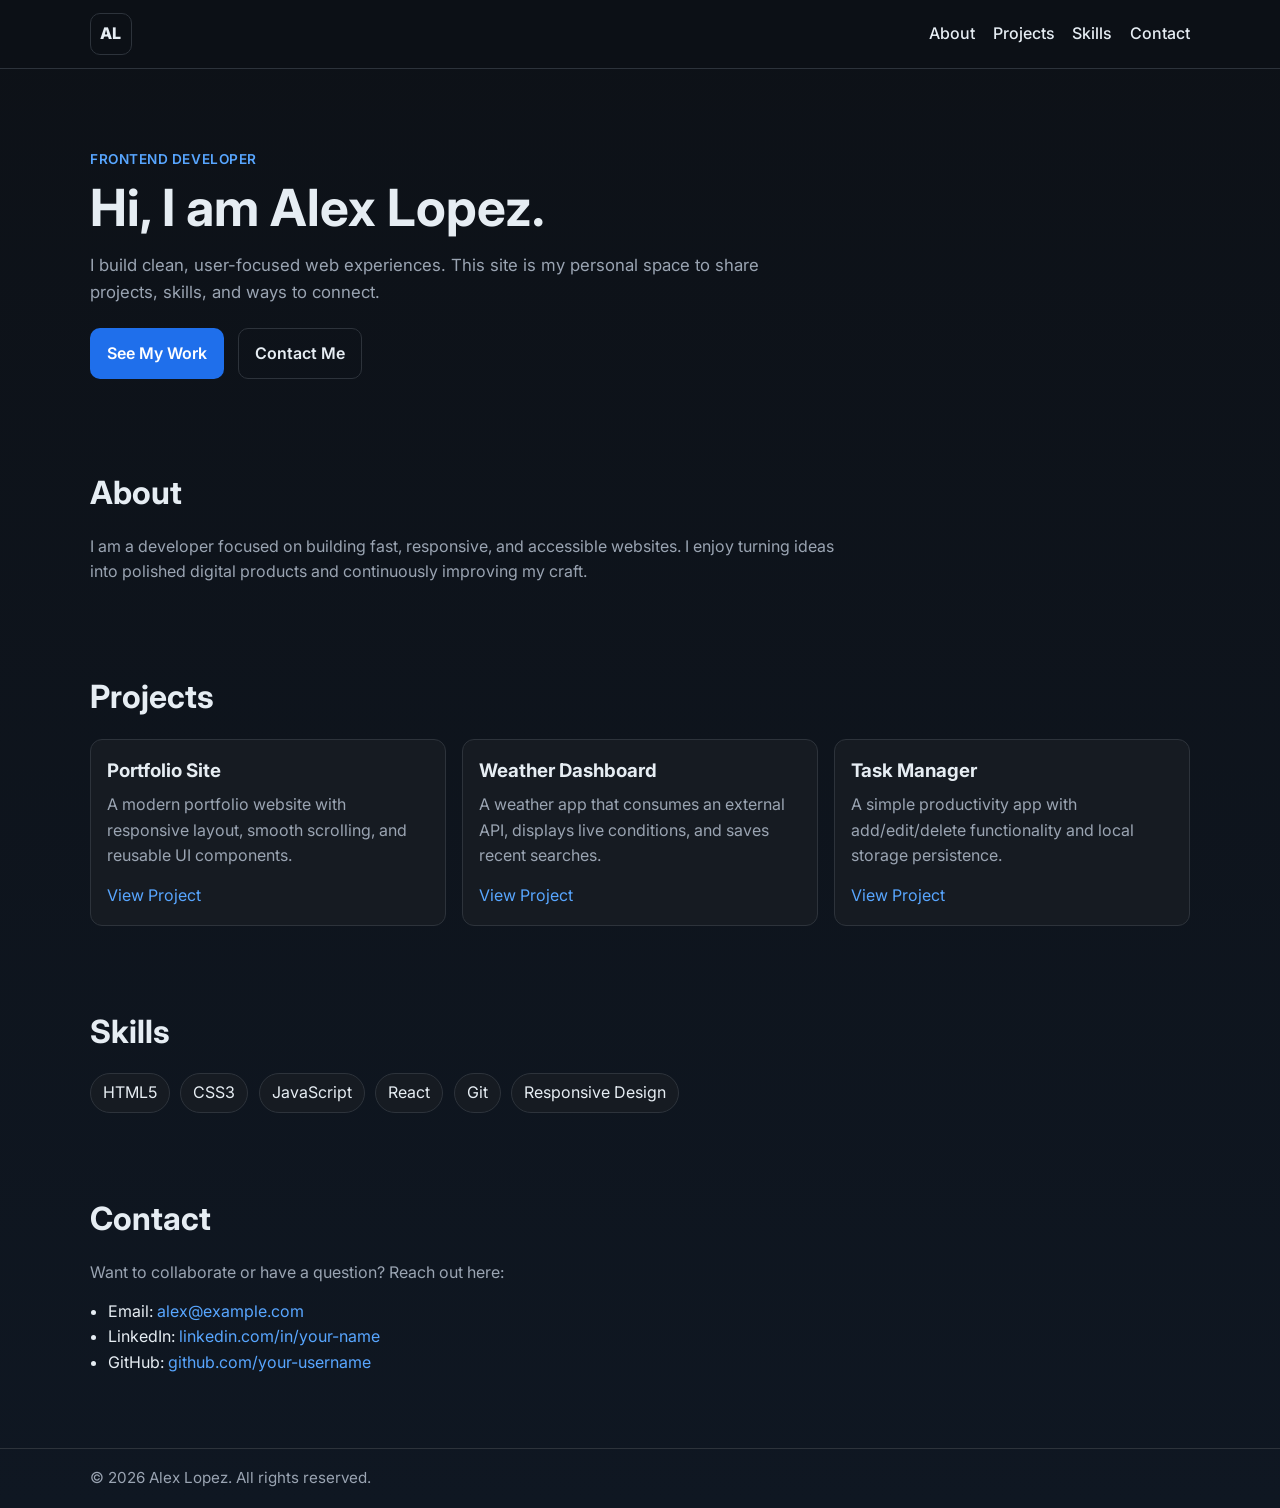
<file: Personal_Website/index.html>
<!doctype html>
<html lang="en">
  <head>
    <meta charset="UTF-8" />
    <meta name="viewport" content="width=device-width, initial-scale=1.0" />
    <meta
      name="description"
      content="Personal website for Alex Lopez: projects, skills, and contact."
    />
    <title>Alex Lopez | Personal Website</title>
    <link rel="preconnect" href="https://fonts.googleapis.com" />
    <link rel="preconnect" href="https://fonts.gstatic.com" crossorigin />
    <link
      href="https://fonts.googleapis.com/css2?family=Inter:wght@400;500;600;700;800&display=swap"
      rel="stylesheet"
    />
    <link rel="stylesheet" href="styles.css" />
  </head>
  <body>
    <header class="site-header">
      <div class="container nav-wrap">
        <a class="logo" href="#home">AL</a>
        <button id="menuBtn" class="menu-btn" aria-label="Toggle menu">Menu</button>
        <nav id="nav" class="site-nav" aria-label="Main navigation">
          <a href="#about">About</a>
          <a href="#projects">Projects</a>
          <a href="#skills">Skills</a>
          <a href="#contact">Contact</a>
        </nav>
      </div>
    </header>

    <main id="home">
      <section class="hero container">
        <p class="eyebrow">Frontend Developer</p>
        <h1>Hi, I am Alex Lopez.</h1>
        <p class="hero-text">
          I build clean, user-focused web experiences. This site is my personal space
          to share projects, skills, and ways to connect.
        </p>
        <div class="hero-actions">
          <a class="btn btn-primary" href="#projects">See My Work</a>
          <a class="btn btn-ghost" href="#contact">Contact Me</a>
        </div>
      </section>

      <section id="about" class="section container">
        <h2>About</h2>
        <p>
          I am a developer focused on building fast, responsive, and accessible websites.
          I enjoy turning ideas into polished digital products and continuously improving
          my craft.
        </p>
      </section>

      <section id="projects" class="section container">
        <h2>Projects</h2>
        <div class="project-grid">
          <article class="card">
            <h3>Portfolio Site</h3>
            <p>
              A modern portfolio website with responsive layout, smooth scrolling, and
              reusable UI components.
            </p>
            <a href="#" aria-label="View portfolio project">View Project</a>
          </article>
          <article class="card">
            <h3>Weather Dashboard</h3>
            <p>
              A weather app that consumes an external API, displays live conditions, and
              saves recent searches.
            </p>
            <a href="#" aria-label="View weather dashboard project">View Project</a>
          </article>
          <article class="card">
            <h3>Task Manager</h3>
            <p>
              A simple productivity app with add/edit/delete functionality and local
              storage persistence.
            </p>
            <a href="#" aria-label="View task manager project">View Project</a>
          </article>
        </div>
      </section>

      <section id="skills" class="section container">
        <h2>Skills</h2>
        <ul class="chip-list">
          <li>HTML5</li>
          <li>CSS3</li>
          <li>JavaScript</li>
          <li>React</li>
          <li>Git</li>
          <li>Responsive Design</li>
        </ul>
      </section>

      <section id="contact" class="section container">
        <h2>Contact</h2>
        <p>Want to collaborate or have a question? Reach out here:</p>
        <ul class="contact-list">
          <li>Email: <a href="mailto:alex@example.com">alex@example.com</a></li>
          <li>
            LinkedIn:
            <a href="https://linkedin.com" target="_blank" rel="noreferrer">linkedin.com/in/your-name</a>
          </li>
          <li>
            GitHub:
            <a href="https://github.com" target="_blank" rel="noreferrer">github.com/your-username</a>
          </li>
        </ul>
      </section>
    </main>

    <footer class="site-footer">
      <div class="container">
        <p>© <span id="year"></span> Alex Lopez. All rights reserved.</p>
      </div>
    </footer>

    <script src="script.js"></script>
  </body>
</html>
</file>
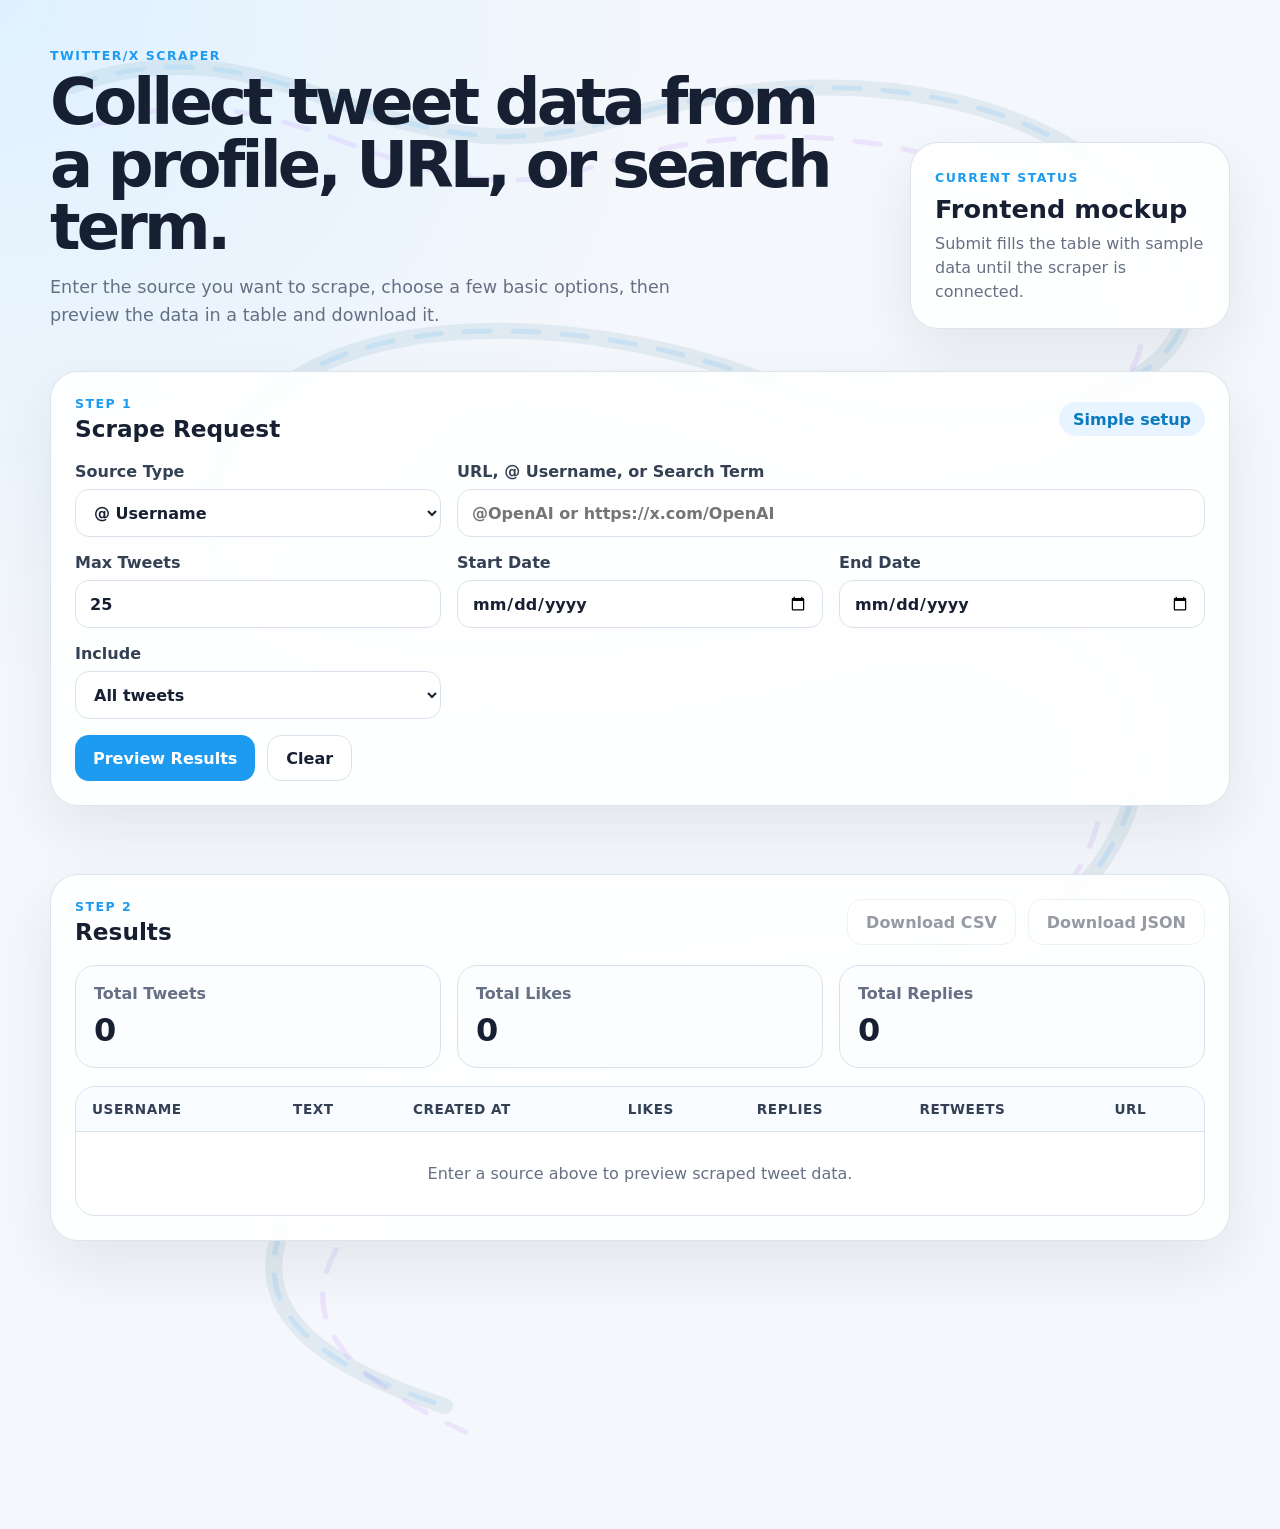
<file: Twitter_Scraper/index.html>
<!DOCTYPE html>
<html lang="en">
<head>
  <meta charset="UTF-8">
  <meta name="viewport" content="width=device-width, initial-scale=1.0">
  <title>Twitter Scraper Dashboard</title>
  <link rel="stylesheet" href="styles.css">
</head>
<body>
  <main class="app-shell">
    <div class="scroll-squiggle" aria-hidden="true">
      <svg viewBox="0 0 1180 1500" preserveAspectRatio="none">
        <path
          class="scroll-squiggle-echo echo-one"
          d="M54 78 C255 2, 348 182, 565 112 S1008 86, 1090 238 C1175 396, 882 452, 718 378 S248 278, 188 472 C128 666, 510 664, 740 608 S1126 682, 1030 846 C932 1016, 596 898, 402 1052 S176 1320, 406 1398"
        ></path>
        <path
          class="scroll-squiggle-echo echo-two"
          d="M74 118 C270 46, 360 222, 548 158 S962 136, 1048 276 C1132 414, 846 498, 684 424 S276 348, 222 510 C164 688, 528 720, 750 652 S1084 732, 996 874 C900 1032, 610 972, 438 1104 S224 1328, 426 1424"
        ></path>
        <path
          class="scroll-squiggle-track"
          d="M54 78 C255 2, 348 182, 565 112 S1008 86, 1090 238 C1175 396, 882 452, 718 378 S248 278, 188 472 C128 666, 510 664, 740 608 S1126 682, 1030 846 C932 1016, 596 898, 402 1052 S176 1320, 406 1398"
        ></path>
        <path
          id="scroll-squiggle-progress"
          class="scroll-squiggle-progress"
          d="M54 78 C255 2, 348 182, 565 112 S1008 86, 1090 238 C1175 396, 882 452, 718 378 S248 278, 188 472 C128 666, 510 664, 740 608 S1126 682, 1030 846 C932 1016, 596 898, 402 1052 S176 1320, 406 1398"
        ></path>
        <circle id="scroll-squiggle-dot" class="scroll-squiggle-dot" r="13"></circle>
      </svg>
    </div>

    <section class="hero">
      <div>
        <p class="eyebrow">Twitter/X Scraper</p>
        <h1>Collect tweet data from a profile, URL, or search term.</h1>
        <p class="hero-copy">
          Enter the source you want to scrape, choose a few basic options, then preview the data in a table and download it.
        </p>
      </div>
      <div class="hero-card">
        <span class="hero-card-label">Current status</span>
        <strong>Frontend mockup</strong>
        <p>Submit fills the table with sample data until the scraper is connected.</p>
      </div>
    </section>

    <section class="panel">
      <div class="panel-heading">
        <div>
          <p class="eyebrow">Step 1</p>
          <h2>Scrape Request</h2>
        </div>
        <span class="pill">Simple setup</span>
      </div>

      <form id="scrape-form" class="scrape-form">
        <label>
          Source Type
          <select id="source-type" name="sourceType">
            <option value="username">@ Username</option>
            <option value="url">Tweet or Profile URL</option>
            <option value="search">Search Term</option>
          </select>
        </label>

        <label class="span-2">
          URL, @ Username, or Search Term
          <input id="source-value" name="sourceValue" type="text" placeholder="@OpenAI or https://x.com/OpenAI" required>
        </label>

        <label>
          Max Tweets
          <input id="max-tweets" name="maxTweets" type="number" min="1" max="500" value="25">
        </label>

        <label>
          Start Date
          <input id="start-date" name="startDate" type="date">
        </label>

        <label>
          End Date
          <input id="end-date" name="endDate" type="date">
        </label>

        <label>
          Include
          <select id="include-type" name="includeType">
            <option value="all">All tweets</option>
            <option value="original">Original tweets only</option>
            <option value="replies">Replies included</option>
            <option value="media">Tweets with media</option>
          </select>
        </label>

        <div class="form-actions span-3">
          <button type="submit">Preview Results</button>
          <button type="reset" class="secondary-button">Clear</button>
        </div>
      </form>
    </section>

    <section class="panel">
      <div class="panel-heading">
        <div>
          <p class="eyebrow">Step 2</p>
          <h2>Results</h2>
        </div>
        <div class="download-actions">
          <button id="download-csv" class="secondary-button" type="button" disabled>Download CSV</button>
          <button id="download-json" class="secondary-button" type="button" disabled>Download JSON</button>
        </div>
      </div>

      <div class="summary-grid" aria-live="polite">
        <article>
          <span>Total Tweets</span>
          <strong id="tweet-count">0</strong>
        </article>
        <article>
          <span>Total Likes</span>
          <strong id="like-count">0</strong>
        </article>
        <article>
          <span>Total Replies</span>
          <strong id="reply-count">0</strong>
        </article>
      </div>

      <div class="table-wrap">
        <table>
          <thead>
            <tr>
              <th>Username</th>
              <th>Text</th>
              <th>Created At</th>
              <th>Likes</th>
              <th>Replies</th>
              <th>Retweets</th>
              <th>URL</th>
            </tr>
          </thead>
          <tbody id="results-body">
            <tr class="empty-row">
              <td colspan="7">Enter a source above to preview scraped tweet data.</td>
            </tr>
          </tbody>
        </table>
      </div>
    </section>
  </main>

  <script src="app.js"></script>
</body>
</html>
</file>
<file: Personal_Website/styles.css>
:root {
  --bg: #0d1117;
  --card: #161b22;
  --text: #e6edf3;
  --muted: #9aa4b2;
  --brand: #58a6ff;
  --brand-strong: #1f6feb;
  --border: #2d333b;
  --max-width: 1100px;
}

* {
  box-sizing: border-box;
}

html {
  scroll-behavior: smooth;
}

body {
  margin: 0;
  font-family: Inter, system-ui, -apple-system, Segoe UI, Roboto, sans-serif;
  color: var(--text);
  background: linear-gradient(180deg, #0d1117 0%, #0f1722 100%);
  line-height: 1.6;
}

a {
  color: var(--brand);
  text-decoration: none;
}

a:hover {
  text-decoration: underline;
}

.container {
  width: min(92%, var(--max-width));
  margin-inline: auto;
}

.site-header {
  position: sticky;
  top: 0;
  z-index: 20;
  backdrop-filter: blur(12px);
  background: rgb(13 17 23 / 75%);
  border-bottom: 1px solid var(--border);
}

.nav-wrap {
  display: flex;
  align-items: center;
  justify-content: space-between;
  min-height: 68px;
}

.logo {
  display: inline-flex;
  align-items: center;
  justify-content: center;
  width: 42px;
  height: 42px;
  border: 1px solid var(--border);
  border-radius: 10px;
  font-weight: 800;
  letter-spacing: 0.04em;
  color: var(--text);
}

.site-nav {
  display: flex;
  gap: 1.1rem;
  align-items: center;
}

.site-nav a {
  color: var(--text);
  font-weight: 500;
}

.menu-btn {
  display: none;
  border: 1px solid var(--border);
  background: var(--card);
  color: var(--text);
  padding: 0.55rem 0.85rem;
  border-radius: 8px;
  cursor: pointer;
}

.hero {
  padding: 5rem 0 3rem;
}

.eyebrow {
  margin: 0;
  color: var(--brand);
  font-weight: 600;
  letter-spacing: 0.04em;
  text-transform: uppercase;
  font-size: 0.85rem;
}

h1 {
  margin: 0.5rem 0 1rem;
  font-size: clamp(2rem, 5vw, 3.2rem);
  line-height: 1.1;
}

.hero-text {
  max-width: 700px;
  color: var(--muted);
  font-size: 1.05rem;
}

.hero-actions {
  display: flex;
  gap: 0.85rem;
  margin-top: 1.4rem;
  flex-wrap: wrap;
}

.btn {
  display: inline-block;
  padding: 0.72rem 1rem;
  border-radius: 10px;
  font-weight: 600;
  border: 1px solid transparent;
}

.btn-primary {
  background: var(--brand-strong);
  color: #fff;
}

.btn-primary:hover {
  text-decoration: none;
  filter: brightness(1.05);
}

.btn-ghost {
  border-color: var(--border);
  color: var(--text);
}

.btn-ghost:hover {
  text-decoration: none;
  background: #1b2430;
}

.section {
  padding: 2.5rem 0;
}

h2 {
  margin: 0 0 1rem;
  font-size: clamp(1.3rem, 2.8vw, 2rem);
}

.section p {
  margin: 0.4rem 0;
  color: var(--muted);
  max-width: 760px;
}

.project-grid {
  margin-top: 1rem;
  display: grid;
  gap: 1rem;
  grid-template-columns: repeat(3, minmax(0, 1fr));
}

.card {
  background: var(--card);
  border: 1px solid var(--border);
  border-radius: 12px;
  padding: 1rem;
}

.card h3 {
  margin: 0 0 0.4rem;
}

.card p {
  margin-bottom: 0.9rem;
}

.chip-list {
  list-style: none;
  margin: 0;
  padding: 0;
  display: flex;
  flex-wrap: wrap;
  gap: 0.65rem;
}

.chip-list li {
  padding: 0.4rem 0.75rem;
  border: 1px solid var(--border);
  border-radius: 999px;
  background: var(--card);
}

.contact-list {
  margin: 0.8rem 0 0;
  padding-left: 1.1rem;
}

.site-footer {
  border-top: 1px solid var(--border);
  margin-top: 2rem;
}

.site-footer p {
  margin: 0;
  padding: 1.1rem 0;
  color: var(--muted);
  font-size: 0.95rem;
}

@media (max-width: 900px) {
  .project-grid {
    grid-template-columns: 1fr 1fr;
  }
}

@media (max-width: 680px) {
  .menu-btn {
    display: inline-block;
  }

  .site-nav {
    position: absolute;
    top: 68px;
    left: 0;
    right: 0;
    background: #0f141d;
    border-bottom: 1px solid var(--border);
    padding: 0.9rem 4%;
    display: none;
    flex-direction: column;
    align-items: flex-start;
    gap: 0.8rem;
  }

  .site-nav.open {
    display: flex;
  }

  .project-grid {
    grid-template-columns: 1fr;
  }
}
</file>
<file: Twitter_Scraper/styles.css>
:root {
  --background: #f4f7fb;
  --card: #ffffff;
  --text: #172033;
  --muted: #667085;
  --border: #d9e2ec;
  --primary: #1d9bf0;
  --primary-dark: #0c7abf;
  --soft-blue: #e8f4ff;
  --scroll-color: #8fd3ff;
  --shadow: 0 24px 60px rgba(23, 32, 51, 0.08);
}

* {
  box-sizing: border-box;
}

body {
  margin: 0;
  min-height: 100vh;
  background: radial-gradient(circle at top left, #dff1ff 0, transparent 34%), var(--background);
  color: var(--text);
  font-family: Inter, ui-sans-serif, system-ui, -apple-system, BlinkMacSystemFont, "Segoe UI", sans-serif;
  overflow-x: hidden;
}

button,
input,
select {
  font: inherit;
}

.scroll-squiggle {
  position: absolute;
  inset: 8px -36px auto -36px;
  z-index: 0;
  height: 1500px;
  pointer-events: none;
}

.scroll-squiggle svg {
  width: 100%;
  height: 100%;
  overflow: visible;
}

.scroll-squiggle-echo,
.scroll-squiggle-track,
.scroll-squiggle-progress {
  fill: none;
  stroke-linecap: round;
  stroke-linejoin: round;
}

.scroll-squiggle-echo {
  stroke-width: 5;
  stroke-dasharray: 24 22;
}

.echo-one {
  stroke: rgba(142, 211, 255, 0.28);
}

.echo-two {
  stroke: rgba(199, 160, 255, 0.22);
}

.scroll-squiggle-track {
  stroke: rgba(141, 169, 196, 0.18);
  stroke-width: 16;
}

.scroll-squiggle-progress {
  filter: drop-shadow(0 18px 28px rgba(118, 105, 255, 0.18));
  stroke: var(--scroll-color);
  stroke-width: 18;
  transition: stroke 120ms linear;
}

.scroll-squiggle-dot {
  fill: var(--scroll-color);
  opacity: 0;
  transform-origin: center;
  stroke: rgba(255, 255, 255, 0.85);
  stroke-width: 5;
  transition: fill 120ms linear, opacity 180ms ease, r 180ms ease;
}

.scroll-squiggle-dot.is-visible {
  opacity: 1;
}

.scroll-squiggle-dot.is-complete {
  r: 18;
  filter: drop-shadow(0 0 14px rgba(186, 148, 255, 0.9));
}

.app-shell {
  position: relative;
  width: min(1180px, calc(100% - 32px));
  min-height: 165vh;
  margin: 0 auto;
  padding: 48px 0 220px;
}

.hero {
  position: relative;
  z-index: 1;
  display: grid;
  grid-template-columns: minmax(0, 1fr) 320px;
  gap: 24px;
  align-items: stretch;
  margin-bottom: 42px;
}

.hero h1 {
  max-width: 780px;
  margin: 8px 0 14px;
  font-size: clamp(2.2rem, 5vw, 4.5rem);
  line-height: 0.98;
  letter-spacing: -0.06em;
}

.hero-copy {
  max-width: 680px;
  margin: 0;
  color: var(--muted);
  font-size: 1.1rem;
  line-height: 1.6;
}

.hero-card,
.panel {
  position: relative;
  z-index: 1;
  background: rgba(255, 255, 255, 0.9);
  border: 1px solid rgba(217, 226, 236, 0.9);
  border-radius: 28px;
  box-shadow: var(--shadow);
  backdrop-filter: blur(10px);
}

.hero-card {
  padding: 24px;
  align-self: end;
}

.hero-card-label,
.eyebrow {
  color: var(--primary);
  font-size: 0.78rem;
  font-weight: 800;
  letter-spacing: 0.12em;
  text-transform: uppercase;
}

.hero-card strong {
  display: block;
  margin: 8px 0;
  font-size: 1.6rem;
}

.hero-card p {
  margin: 0;
  color: var(--muted);
  line-height: 1.5;
}

.panel {
  padding: 24px;
  margin-bottom: 68px;
}

.panel-heading {
  display: flex;
  gap: 16px;
  align-items: center;
  justify-content: space-between;
  margin-bottom: 20px;
}

.panel-heading h2 {
  margin: 4px 0 0;
  font-size: 1.45rem;
}

.eyebrow {
  display: block;
  margin: 0;
}

.pill {
  display: inline-flex;
  align-items: center;
  min-height: 34px;
  padding: 0 14px;
  border-radius: 999px;
  background: var(--soft-blue);
  color: var(--primary-dark);
  font-weight: 700;
}

.scrape-form {
  display: grid;
  grid-template-columns: repeat(3, minmax(0, 1fr));
  gap: 16px;
}

label {
  display: grid;
  gap: 8px;
  color: #344054;
  font-weight: 700;
}

input,
select {
  width: 100%;
  min-height: 48px;
  padding: 0 14px;
  border: 1px solid var(--border);
  border-radius: 14px;
  background: #fff;
  color: var(--text);
  outline: none;
  transition: border-color 160ms ease, box-shadow 160ms ease;
}

input:focus,
select:focus {
  border-color: var(--primary);
  box-shadow: 0 0 0 4px rgba(29, 155, 240, 0.12);
}

.span-2 {
  grid-column: span 2;
}

.span-3 {
  grid-column: 1 / -1;
}

.form-actions,
.download-actions {
  display: flex;
  gap: 12px;
  flex-wrap: wrap;
}

button {
  min-height: 46px;
  padding: 0 18px;
  border: 0;
  border-radius: 14px;
  background: var(--primary);
  color: #fff;
  cursor: pointer;
  font-weight: 800;
  transition: background 160ms ease, transform 160ms ease, opacity 160ms ease;
}

button:hover:not(:disabled) {
  background: var(--primary-dark);
  transform: translateY(-1px);
}

button:disabled {
  cursor: not-allowed;
  opacity: 0.45;
}

.secondary-button {
  border: 1px solid var(--border);
  background: #fff;
  color: var(--text);
}

.secondary-button:hover:not(:disabled) {
  background: #f8fbff;
}

.summary-grid {
  display: grid;
  grid-template-columns: repeat(3, minmax(0, 1fr));
  gap: 16px;
  margin-bottom: 18px;
}

.summary-grid article {
  padding: 18px;
  border: 1px solid var(--border);
  border-radius: 20px;
  background: #fbfdff;
}

.summary-grid span {
  display: block;
  margin-bottom: 8px;
  color: var(--muted);
  font-weight: 700;
}

.summary-grid strong {
  font-size: 2rem;
}

.table-wrap {
  overflow-x: auto;
  border: 1px solid var(--border);
  border-radius: 20px;
  background: #fff;
}

table {
  width: 100%;
  min-width: 920px;
  border-collapse: collapse;
}

th,
td {
  padding: 14px 16px;
  border-bottom: 1px solid var(--border);
  text-align: left;
  vertical-align: top;
}

th {
  background: #f8fbff;
  color: #344054;
  font-size: 0.85rem;
  letter-spacing: 0.04em;
  text-transform: uppercase;
}

td {
  color: #344054;
}

tbody tr:last-child td {
  border-bottom: 0;
}

.tweet-text {
  max-width: 420px;
  line-height: 1.45;
}

.empty-row td {
  padding: 32px 16px;
  color: var(--muted);
  text-align: center;
}

a {
  color: var(--primary-dark);
  font-weight: 700;
}

@media (max-width: 820px) {
  .scroll-squiggle {
    inset: 24px -240px auto -220px;
    height: 1320px;
    opacity: 0.75;
  }

  .scroll-squiggle-track {
    stroke-width: 14;
  }

  .scroll-squiggle-progress {
    stroke-width: 15;
  }

  .app-shell {
    width: min(100% - 20px, 1180px);
    min-height: 155vh;
    padding: 28px 0 160px;
  }

  .hero,
  .scrape-form,
  .summary-grid {
    grid-template-columns: 1fr;
  }

  .span-2,
  .span-3 {
    grid-column: auto;
  }

  .panel-heading {
    align-items: flex-start;
    flex-direction: column;
  }

  .panel {
    margin-bottom: 48px;
  }
}
</file>
